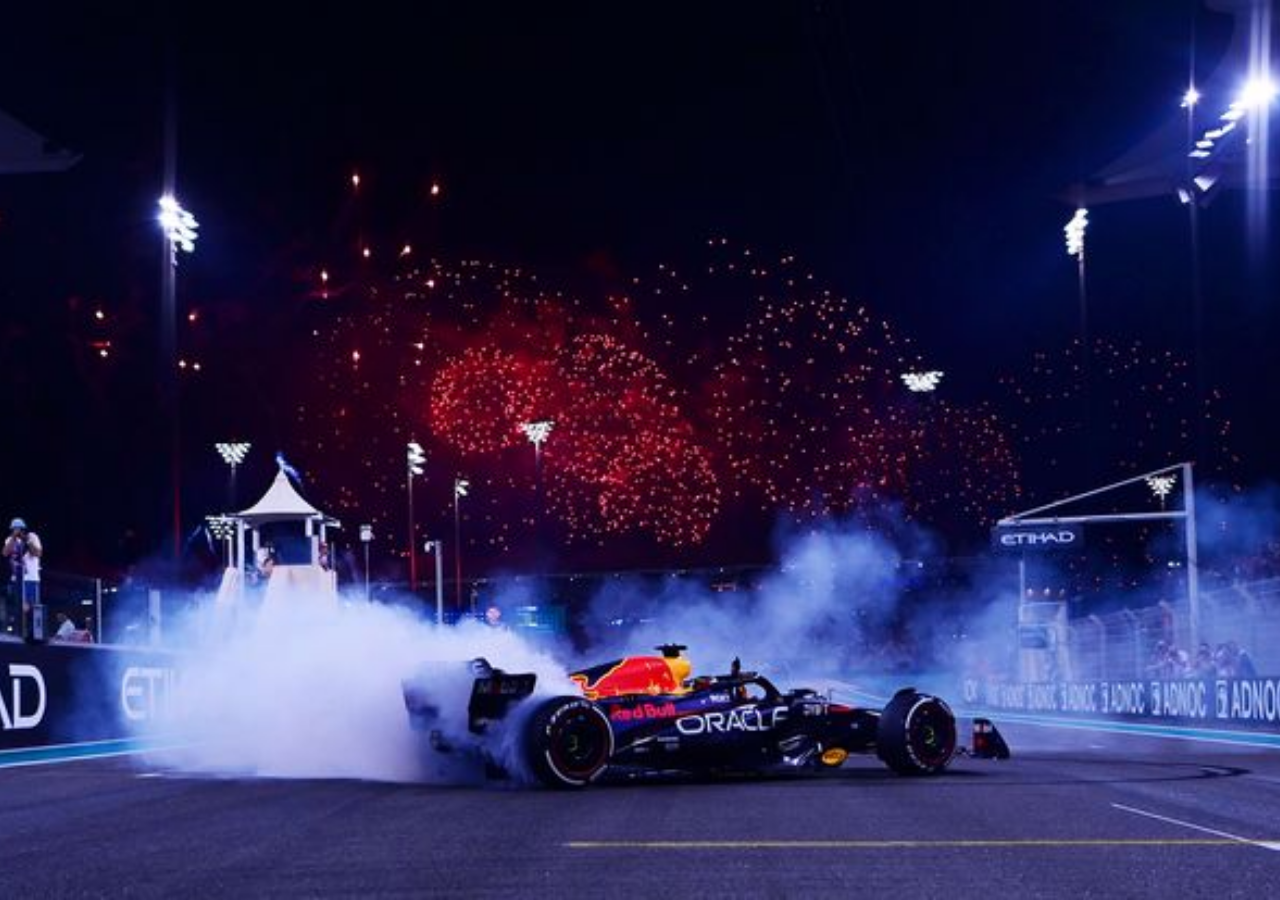
<file: index.html>
<html>
<head>
  <meta charset="UTF-8">
  <title>Login | Oracle Red Bull Racing</title>
  <meta name="viewport" content="width=device-width, initial-scale=1">
  <link href="https://cdn.jsdelivr.net/npm/bootstrap@5.3.0/dist/css/bootstrap.min.css" rel="stylesheet">
  <link rel="stylesheet" href="https://cdn.jsdelivr.net/npm/bootstrap-icons/font/bootstrap-icons.css">
  <style>
    body, html {
      margin: 0;
      padding: 0;
      height: 100%;
      background: url('assets/login.jpeg') center/cover no-repeat;
      font-family: 'Segoe UI', sans-serif;
    }

    .gradient-overlay {
      position: absolute;
      width: 100%;
      height: 100%;
      background: linear-gradient(to right, rgba(0,0,0,0.85), rgba(0,0,0,0.6), rgba(0,0,0,0.2), rgba(0,0,0,0));
      z-index: 1;
    }

    .login-content {
      position: relative;
      z-index: 2;
      color: white;
      padding: 4rem;
      max-width: 500px;
    }

    .login-form input {
      background-color: transparent;
      border: none;
      border-bottom: 1px solid #ccc;
      border-radius: 0;
      color: white;
    }

    .login-form input:focus {
      box-shadow: none;
      border-color: #c50101;
    }

    .login-form input::placeholder {
      color: #aaa;
    }

    .login-btn {
      background-color: #c50101;
      border: none;
</file>
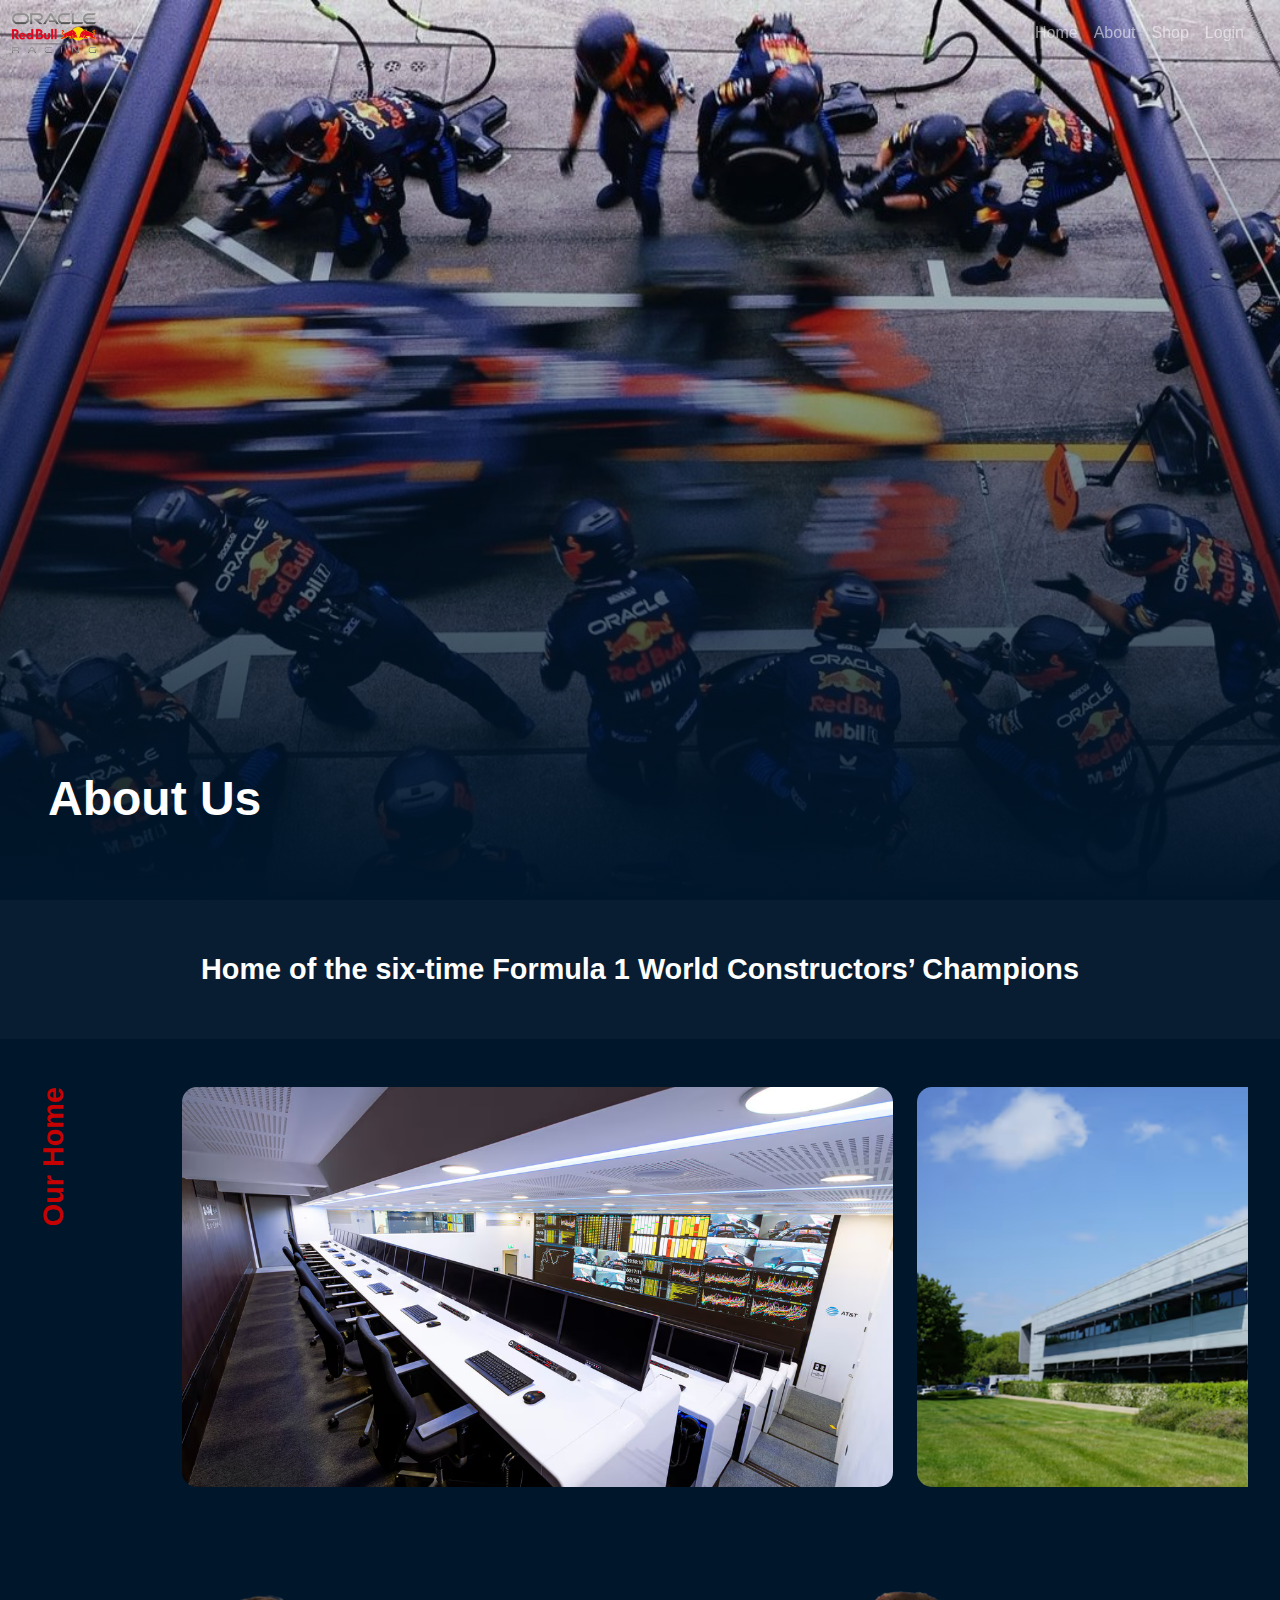
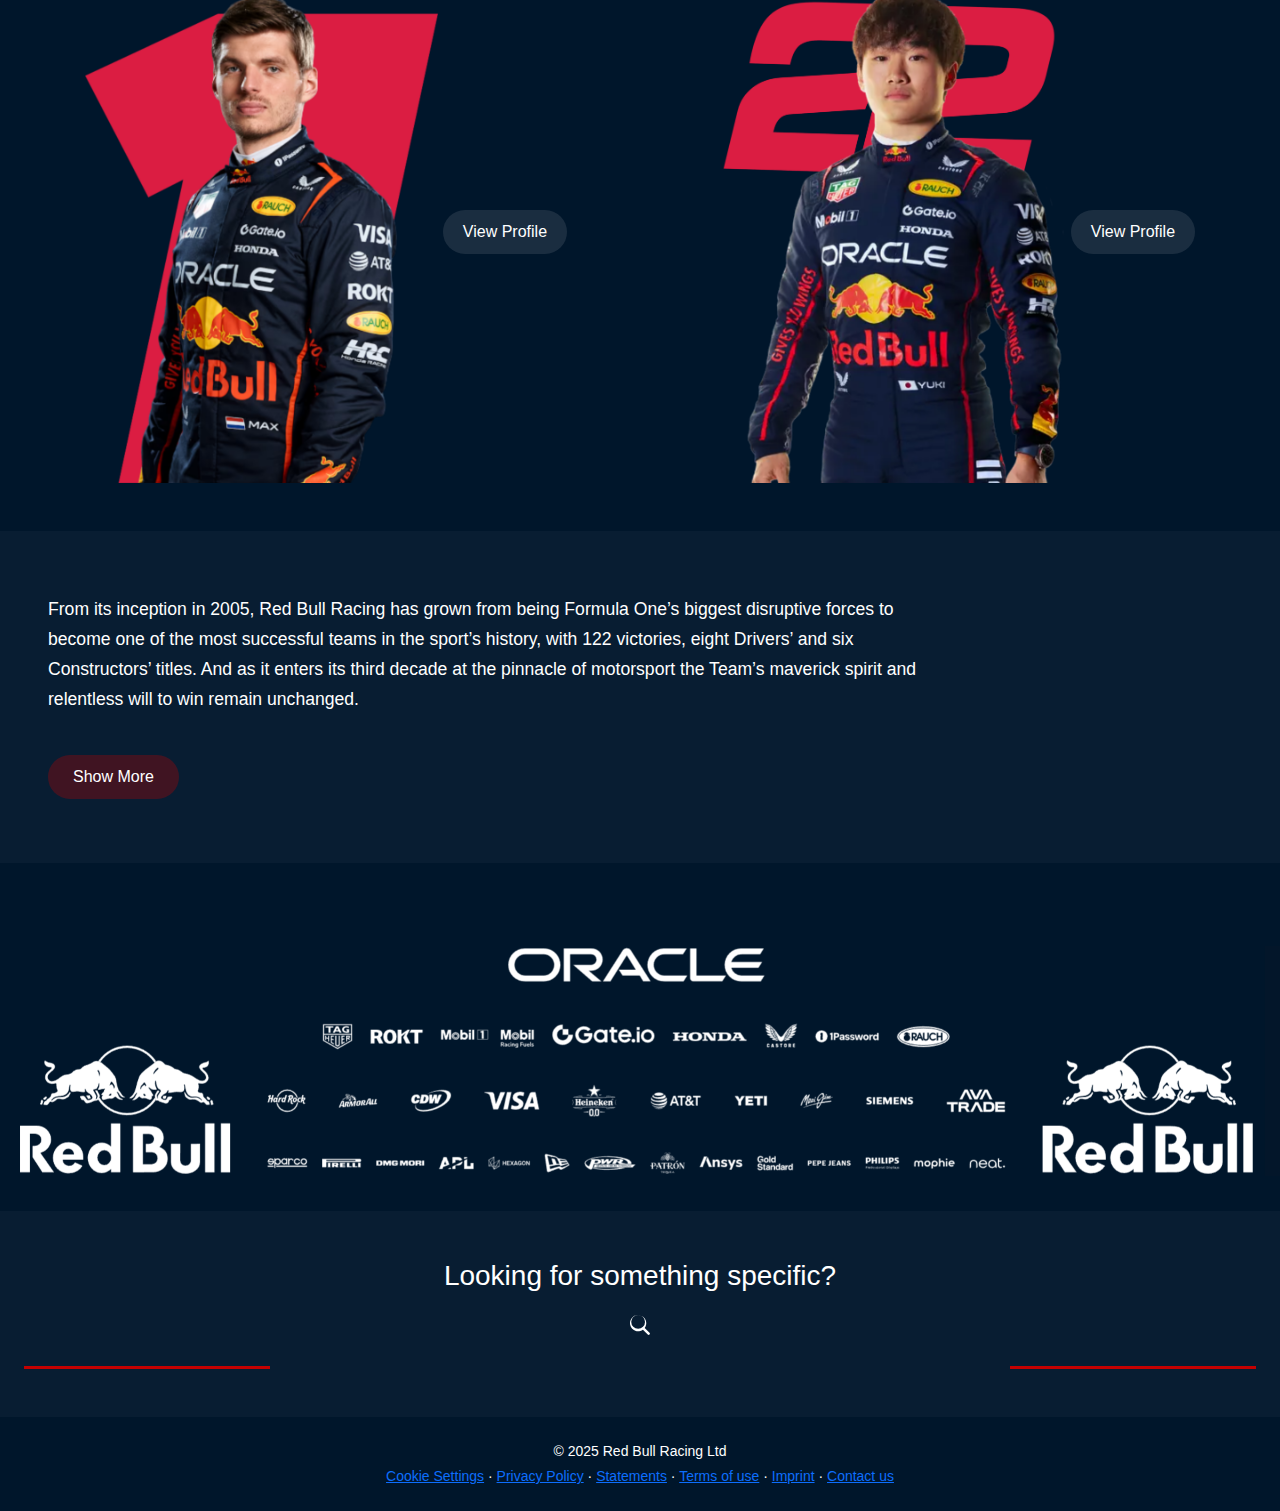
<file: about.html>
<html>
<head>
  <title>About | Oracle Red Bull Racing</title>
  <meta charset="UTF-8" />
  <meta name="viewport" content="width=device-width, initial-scale=1" />
  <link href="https://cdn.jsdelivr.net/npm/bootstrap@5.3.0/dist/css/bootstrap.min.css" rel="stylesheet">
  <style>
    body {
      margin: 0;
      font-family: 'Segoe UI', sans-serif;
      background-color: #00162b;
      color: white;
    }

    /* Navbar styles */
    .navbar.scrolled {
      background-color: rgba(0, 22, 43, 0.4) !important;
      backdrop-filter: blur(10px);
      -webkit-backdrop-filter: blur(10px);
      transition: background-color 0.3s ease;
      box-shadow: 0 2px 10px rgba(0,0,0,0.3);
    }

    /* Header section */
    header.about-header {
      background: linear-gradient(to bottom, rgba(0,0,0,0), #00162b), url('assets/team-header.jpeg') center/cover no-repeat;
      height: 100vh;
      display: flex;
      align-items: flex-end;
      justify-content: flex-start;
      padding: 0 3rem 4rem;
    }

    .hero-text h1 {
      font-size: 3rem;
      font-weight: bold;
    }

    .hero-text p {
      font-size: 1.2rem;
      color: #ccc;
    }

    /* Post-header tagline */
    .post-header-line {
      background-color: #081d32;
      padding: 3rem 2rem;
      text-align: center;
      font-size: 1.8rem;
      font-weight: 600;
    }

    /* Our Home section */
    .home-gallery {
      display: flex;
      align-items: flex-start;
      padding: 3rem 2rem;
      background-color: #00162b;
      gap: 2rem;
    }

    .slanted-label {
      writing-mode: vertical-rl;
      text-orientation: mixed;
      transform: rotate(180deg);
      font-size: 1.8rem;
      font-weight: bold;
      color: #c50101;
      width: 10%;
      text-align: center;
    }

    .image-scroll-container {
      display: flex;
      overflow-x: auto;
      scroll-behavior: smooth;
      width: 90%;
      gap: 1.5rem;
    }

    .image-scroll-container img {
      height: 400px;
      border-radius: 15px;
    }

    /* Bio section */
    .team-bio-section {
      background-color: #081d32;
      padding: 4rem 3rem;
    }

    .team-bio-section h2 {
      font-size: 2.5rem;
      font-weight: 700;
    }

    .team-bio-section p {
      font-size: 1.1rem;
      line-height: 1.7;
      max-width: 900px;
    }

    .read-more-btn {
      background-color: rgba(197, 1, 1, 0.3);
      color: white;
      border: none;
      border-radius: 50px;
      padding: 10px 25px;
      font-weight: 500;
      margin-top: 1.5rem;
      transition: background-color 0.3s ease;
    }

    .read-more-btn:hover {
      background-color: rgba(197, 1, 1, 0.6);
    }

    /* Scrollbar style for gallery */
    ::-webkit-scrollbar {
      height: 8px;
    }
    ::-webkit-scrollbar-track {
      background: transparent;
    }
    ::-webkit-scrollbar-thumb {
      background: #888;
      border-radius: 4px;
    }
  </style>
</head>
<body>

  <!-- Navbar -->
  <nav class="navbar navbar-expand-lg fixed-top navbar-dark bg-transparent" id="mainNavbar">
    <div class="container-fluid">
      <a class="navbar-brand" href="index.html">
        <img src="assets/rbr.png" height="40" alt="RBR Logo">
      </a>
      <button class="navbar-toggler" type="button" data-bs-toggle="collapse" data-bs-target="#navbarNav">
        <span class="navbar-toggler-icon"></span>
      </button>
      <div class="collapse navbar-collapse justify-content-end" id="navbarNav">
        <ul class="navbar-nav me-3">
        <li class="nav-item"><a class="nav-link" href="index.html">Home</a></li>
        <li class="nav-item"><a class="nav-link" href="about.html">About</a></li>
        <li class="nav-item"><a class="nav-link" href="services.html">Shop</a></li>
        <li class="nav-item"><a class="nav-link" href="login.html">Login</a></li>
        </ul>
      </div>
    </div>
  </nav>

  <!-- Header -->
  <header class="about-header text-white">
    <div class="hero-text">
      <h1>About Us</h1>
    </div>
  </header>

  <!-- Post-header line -->
  <div class="post-header-line text-white">
    Home of the six-time Formula 1 World Constructors’ Champions
  </div>

  <!-- Image Scroll Grid: Our Home -->
  <section class="home-gallery">
    <div class="slanted-label">Our Home</div>
    <div class="image-scroll-container">
      <img src="assets/home1.jpg" alt="HQ 1">
      <img src="assets/home2.jpg" alt="HQ 2">
      <img src="assets/home3.jpg" alt="HQ 3">
    </div>
  </section>
  
<section class="container-fluid py-5 px-4" style="background-color: #00162b;">
  <div class="row align-items-center text-white">

    <!-- Max Verstappen -->
    <div class="col-md-6 text-center mb-5 mb-md-0">
      <img src="assets/max-fullbody.png" alt="Max Verstappen" class="img-fluid" style="max-height: 500px;">
      <a href="max-verstappen.html" 
         class="d-inline-block mt-3 text-white text-decoration-none"
         style="background-color: rgba(255,255,255,0.1); border-radius: 50px; padding: 10px 20px; transition: 0.3s;">
        View Profile
      </a>
    </div>

    <!-- Yuki Tsunoda -->
    <div class="col-md-6 text-center">
      <img src="assets/yuki-fullbody.png" alt="Yuki Tsunoda" class="img-fluid" style="max-height: 500px;">
      <a href="yuki-tsunoda.html" 
         class="d-inline-block mt-3 text-white text-decoration-none"
         style="background-color: rgba(255,255,255,0.1); border-radius: 50px; padding: 10px 20px; transition: 0.3s;">
        View Profile
      </a>
    </div>

  </div>
</section>


  <!-- Team Bio Section -->
  <section class="team-bio-section text-white">
    <p>
	From its inception in 2005, Red Bull Racing has grown from being Formula One’s biggest disruptive 
	forces to become one of the most successful teams in the sport’s history, with 122 victories, eight 
	Drivers’ and six Constructors’ titles. And as it enters its third decade at the pinnacle of motorsport 
	the Team’s maverick spirit and relentless will to win remain unchanged.    </p>
    <div class="collapse" id="moreAbout">
        <p>Led by Team Principal and CEO, Christian Horner, the Team arrived in F1 
	with a bang, scoring a double points finish on its track debut and 
	causing a stir off-track with a work hard-play hard mindset that won many friends and admirably ruffled a few feathers.

        <p>But it was the race hard ethos that ensured progress and, with 
	renowned designer Adrian Newey on board, the Team began an 
	upward curve that led to its first victory and first 1-2, at the 2009 
	Chinese Grand Prix, with new recruit Sebastian Vettel leading team-
	mate Mark Webber across the line.</p>

        <p>Five more wins would follow in 2009, but the breakthrough was only a 
	prelude for the dominance to come. In 2010 both Seb and Mark vied 
	for title glory, but it was Seb who took the title in a dramatic final-round 
	showdown to become F1’s youngest champion. The Team also brought 
	home its first Constructors’ title. It sparked a remarkable period of 
	dominance for the Team as it went on to secure three more 
	consecutive double title wins with Seb leading the way throughout.</p>

        <p>However, the introduction of hybrid power in 2014 resulted in a 
	reordering of the grid and a fallow period during which Seb departed. 
	A new generation of talent came through, led by Australia’s Daniel 
	Ricciardo. Two years later the Team welcomed another gifted young 
	racer to the fold in the shape of Max Verstappen and the Dutch driver 
	stunned the paddock by winning his first race with the Team, the 2016 
	Spanish Grand Prix.</p>

        <p>Wins were still sporadic and it wasn’t until the arrival of Honda power in 
	2019 that the stars aligned and at the end of an epic 2021 season Max 
	won his first title at the last round, in Abu Dhabi.</p>

        <p>Regulation change was again in the air and, for 2022, radically different 
	ground effect cars were introduced. The Team made the most of the 
	opportunity, however, and RB18 proved to be the class of the field. 
	Sergio (Checo) Pérez, who had joined in 2021, won in Monaco and 
	Singapore but it was Max’s victories that brought him a second world 
	title and, with Checo, helpedearn Oracle Red Bull Racing its first 
	Constructors’ title win in nine years.</p>

        <p>If RB18 was impressive, its successor made history. The all-conquering 
	RB19 not only took the Team to its sixth Constructors’ title win, and 
	Max’s third on the bounce, it smashed F1 records in every area, 
	completing the most successful season in the sport’s history.</p>

        <p>Max carried that historic form into 2024 and the Dutchman won seven 
	of the first 10 races. Rivals were closing the gap, however, and as the 
	summer unfolded new challengers rose to the top. Max was able to 
	maintain his charge and he claimed a fourth straight Drivers’ title at the 
	Las Vegas Grand Prix, but the Team missed out on the Constructors’ title.</p>
    </div>
    <button class="read-more-btn" data-bs-toggle="collapse" data-bs-target="#moreAbout" aria-expanded="false" aria-controls="moreAbout">
      Show More
    </button>
  </section>

  <script src="https://cdn.jsdelivr.net/npm/bootstrap@5.3.0/dist/js/bootstrap.bundle.min.js"></script>
  <script>
    // Sticky navbar scroll
    window.addEventListener('scroll', function () {
      document.getElementById('mainNavbar').classList.toggle('scrolled', window.scrollY > 10);
    });
  </script>
  
  <footer class="footer-section text-center text-white mt-5">
  <div style="background: url('assets/footer.png') center center / contain no-repeat; height: 300px;"></div>

  <div class="footer-search-section py-5" style="background-color: #081d32;">
    <h3 class="mb-3">Looking for something specific?</h3>
    <button class="btn search-btn">
      <svg xmlns="http://www.w3.org/2000/svg" width="20" height="20" fill="white" class="bi bi-search" viewBox="0 0 16 16">
        <path
          d="M11.742 10.344a6.5 6.5 0 1 0-1.397 1.398h-.001l3.85 3.85a1 1 0 0 0 1.415-1.414l-3.85-3.85zm-5.242.656a5.5 5.5 0 1 1 0-11 5.5 5.5 0 0 1 0 11z" />
      </svg>
    </button>
    <div class="decor-lines d-flex justify-content-between align-items-center mt-4 px-4">
      <div class="line" style="height: 3px; background-color: #c50101; width: 20%;"></div>
      <div class="line" style="height: 3px; background-color: #c50101; width: 20%;"></div>
    </div>
  </div>

  <div class="footer-bottom py-4" style="background-color: #00162b; font-size: 0.875rem;">
    <p class="mb-1">© 2025 Red Bull Racing Ltd</p>
    <p class="mb-0">
      <a href="#" class="footer-link">Cookie Settings</a> ·
      <a href="#" class="footer-link">Privacy Policy</a> ·
      <a href="#" class="footer-link">Statements</a> ·
      <a href="#" class="footer-link">Terms of use</a> ·
      <a href="#" class="footer-link">Imprint</a> ·
      <a href="#" class="footer-link">Contact us</a>
    </p>
  </div>
</footer>
</body>
</html>
</file>
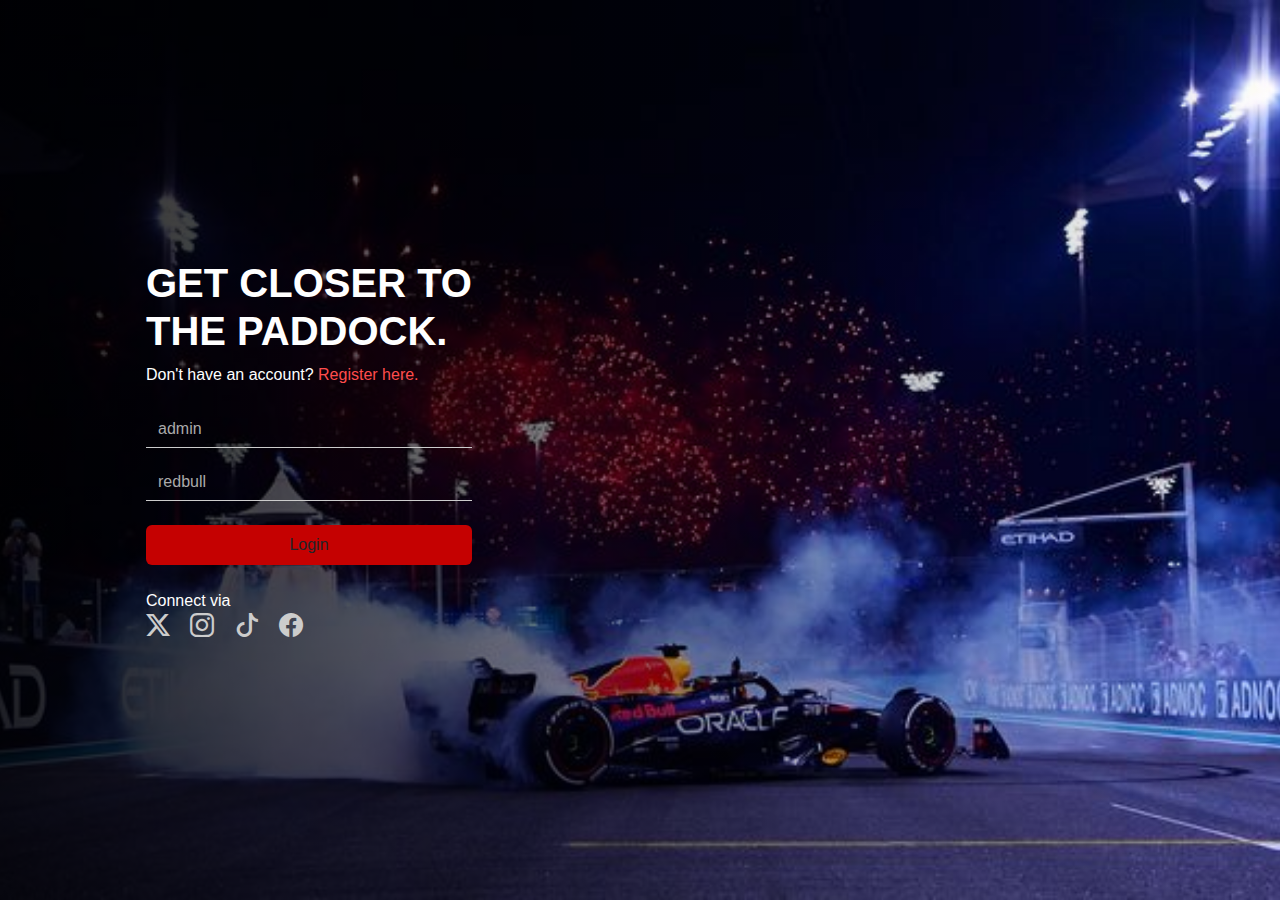
<file: home.html>
<html>
<head>
  <meta charset="UTF-8">
  <title>Login | Oracle Red Bull Racing</title>
  <meta name="viewport" content="width=device-width, initial-scale=1">
  <link href="https://cdn.jsdelivr.net/npm/bootstrap@5.3.0/dist/css/bootstrap.min.css" rel="stylesheet">
  <link rel="stylesheet" href="https://cdn.jsdelivr.net/npm/bootstrap-icons/font/bootstrap-icons.css">
  <style>
    body, html {
      margin: 0;
      padding: 0;
      height: 100%;
      background: url('assets/login.jpeg') center/cover no-repeat;
      font-family: 'Segoe UI', sans-serif;
    }

    .gradient-overlay {
      position: absolute;
      width: 100%;
      height: 100%;
      background: linear-gradient(to right, rgba(0,0,0,0.85), rgba(0,0,0,0.6), rgba(0,0,0,0.2), rgba(0,0,0,0));
      z-index: 1;
    }

    .login-content {
      position: relative;
      z-index: 2;
      color: white;
      padding: 4rem;
      max-width: 500px;
    }

    .login-form input {
      background-color: transparent;
      border: none;
      border-bottom: 1px solid #ccc;
      border-radius: 0;
      color: white;
    }

    .login-form input:focus {
      box-shadow: none;
      border-color: #c50101;
    }

    .login-form input::placeholder {
      color: #aaa;
    }

    .login-btn {
      background-color: #c50101;
      border: none;
    }

    .login-btn:hover {
      background-color: #a40000;
    }

    .social-icons i {
      font-size: 1.5rem;
      margin-right: 1rem;
      color: #ccc;
    }

    .social-icons i:hover {
      color: #fff;
    }

    a.register-link {
      color: #ff4d4d;
      text-decoration: none;
    }

    a.register-link:hover {
      text-decoration: underline;
    }

    @media (max-width: 768px) {
      .login-content {
        padding: 2rem;
      }
    }
  </style>
</head>
<body>

<div class="gradient-overlay"></div>

<div class="container h-100 d-flex align-items-center">
  <div class="login-content">
    <h1 class="fw-bold">GET CLOSER TO<br>THE PADDOCK.</h1>
    <p class="mt-2">Don't have an account? <a href="#" class="register-link">Register here.</a></p>
    <form class="login-form mt-4" onsubmit="return validateLogin()">
      <div class="mb-3">
        <label for="username" class="form-label visually-hidden">Email</label>
        <input type="text" id="username" class="form-control" placeholder="admin" required>
      </div>
      <div class="mb-4">
        <label for="password" class="form-label visually-hidden">Password</label>
        <input type="password" id="password" class="form-control" placeholder="redbull" required>
      </div>
      <button type="submit" class="btn login-btn w-100 py-2">Login</button>
    </form>
    <div class="social-icons mt-4">
      <span>Connect via</span><br>
	<a href="https://twitter.com/redbullracing" target="_blank" rel="noopener"><i class="bi bi-twitter-x"></i></a>
	<a href="https://www.instagram.com/redbullracing/" target="_blank" rel="noopener"><i class="bi bi-instagram"></i></a>
	<a href="https://www.tiktok.com/@redbullracing" target="_blank" rel="noopener"><i class="bi bi-tiktok"></i></a>
	<a href="https://www.facebook.com/RedBullRacing/" target="_blank" rel="noopener"><i class="bi bi-facebook"></i></a>

    </div>
  </div>
</div>

<script>
  function validateLogin() {
    const username = document.getElementById("username").value.trim();
    const password = document.getElementById("password").value.trim();

    if (username === "admin" && password === "redbull") {
      window.location.href = "home.html";
      return false;
    } else {
      alert("Incorrect username or password.");
      return false;
    }
  }
</script>

</body>
</html>
</file>
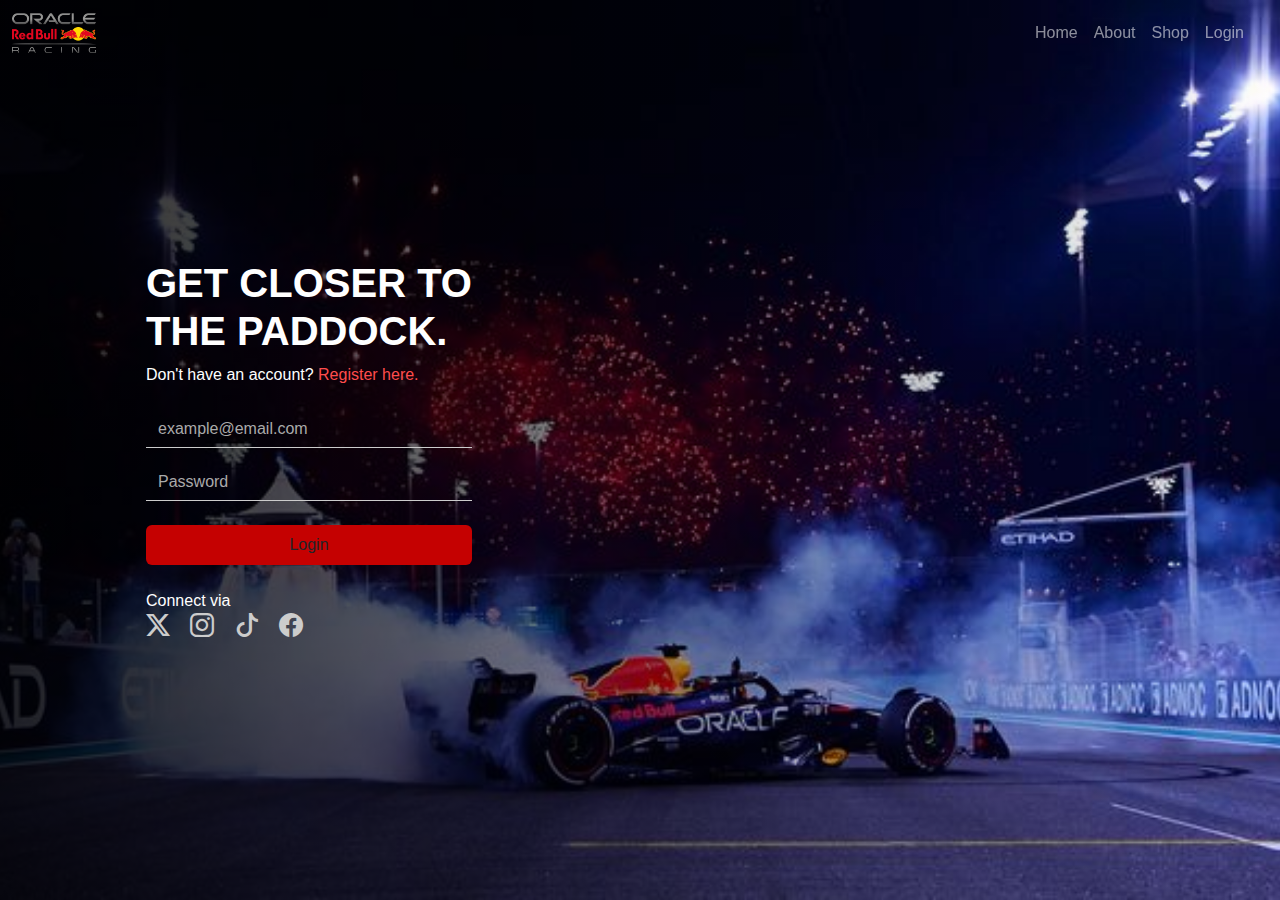
<file: login.html>
<html>
<head>
  <meta charset="UTF-8">
  <title>Login | Oracle Red Bull Racing</title>
  <meta name="viewport" content="width=device-width, initial-scale=1">
  <link href="https://cdn.jsdelivr.net/npm/bootstrap@5.3.0/dist/css/bootstrap.min.css" rel="stylesheet">
  <link rel="stylesheet" href="https://cdn.jsdelivr.net/npm/bootstrap-icons/font/bootstrap-icons.css">
  <style>
    body, html {
      margin: 0;
      padding: 0;
      height: 100%;
      background: url('assets/login.jpeg') center/cover no-repeat;
      font-family: 'Segoe UI', sans-serif;
    }

    .gradient-overlay {
      position: absolute;
      width: 100%;
      height: 100%;
      background: linear-gradient(to right, rgba(0,0,0,0.85), rgba(0,0,0,0.6), rgba(0,0,0,0.2), rgba(0,0,0,0));
      z-index: 1;
    }

    .login-content {
      position: relative;
      z-index: 2;
      color: white;
      padding: 4rem;
      max-width: 500px;
    }

    .login-form input {
      background-color: transparent;
      border: none;
      border-bottom: 1px solid #ccc;
      border-radius: 0;
      color: white;
    }

    .login-form input:focus {
      box-shadow: none;
      border-color: #c50101;
    }

    .login-form input::placeholder {
      color: #aaa;
    }

    .login-btn {
      background-color: #c50101;
      border: none;
    }

    .login-btn:hover {
      background-color: #a40000;
    }

    .social-icons i {
      font-size: 1.5rem;
      margin-right: 1rem;
      color: #ccc;
    }

    .social-icons i:hover {
      color: #fff;
    }

    a.register-link {
      color: #ff4d4d;
      text-decoration: none;
    }

    a.register-link:hover {
      text-decoration: underline;
    }

    @media (max-width: 768px) {
      .login-content {
        padding: 2rem;
      }
    }
  </style>
</head>
<body>

<nav class="navbar navbar-expand-lg fixed-top navbar-dark bg-transparent" id="mainNavbar">
  <div class="container-fluid">
    <a class="navbar-brand" href="#">
      <img src="assets/rbr.png" height="40" alt="RBR Logo">
    </a>
    <button class="navbar-toggler" type="button" data-bs-toggle="collapse" data-bs-target="#navbarNav">
      <span class="navbar-toggler-icon"></span>
    </button>
    <div class="collapse navbar-collapse justify-content-end" id="navbarNav">
      <ul class="navbar-nav me-3">
        <li class="nav-item"><a class="nav-link" href="index.html">Home</a></li>
        <li class="nav-item"><a class="nav-link" href="about.html">About</a></li>
        <li class="nav-item"><a class="nav-link" href="services.html">Shop</a></li>
        <li class="nav-item"><a class="nav-link" href="login.html">Login</a></li>
      </ul>
    </div>
  </div>
</nav>

<div class="gradient-overlay"></div>

<div class="container h-100 d-flex align-items-center">
  <div class="login-content">
    <h1 class="fw-bold">GET CLOSER TO<br>THE PADDOCK.</h1>
    <p class="mt-2">Don't have an account? <a href="#" class="register-link">Register here.</a></p>
    <form class="login-form mt-4" onsubmit="return validateLogin()">
      <div class="mb-3">
        <label for="username" class="form-label visually-hidden">Email</label>
        <input type="text" id="username" class="form-control" placeholder="example@email.com" required>
      </div>
      <div class="mb-4">
        <label for="password" class="form-label visually-hidden">Password</label>
        <input type="password" id="password" class="form-control" placeholder="Password" required>
      </div>
      <button type="submit" class="btn login-btn w-100 py-2">Login</button>
    </form>
    <div class="social-icons mt-4">
      <span>Connect via</span><br>
      <i class="bi bi-twitter-x"></i>
      <i class="bi bi-instagram"></i>
      <i class="bi bi-tiktok"></i>
      <i class="bi bi-facebook"></i>
    </div>
  </div>
</div>

<script>
  function validateLogin() {
    const username = document.getElementById("username").value.trim();
    const password = document.getElementById("password").value.trim();

    if (username === "admin" && password === "redbull") {
      window.location.href = "index.html";
      return false;
    } else {
      alert("Incorrect username or password.");
      return false;
    }
  }
</script>

</body>
</html>
</file>
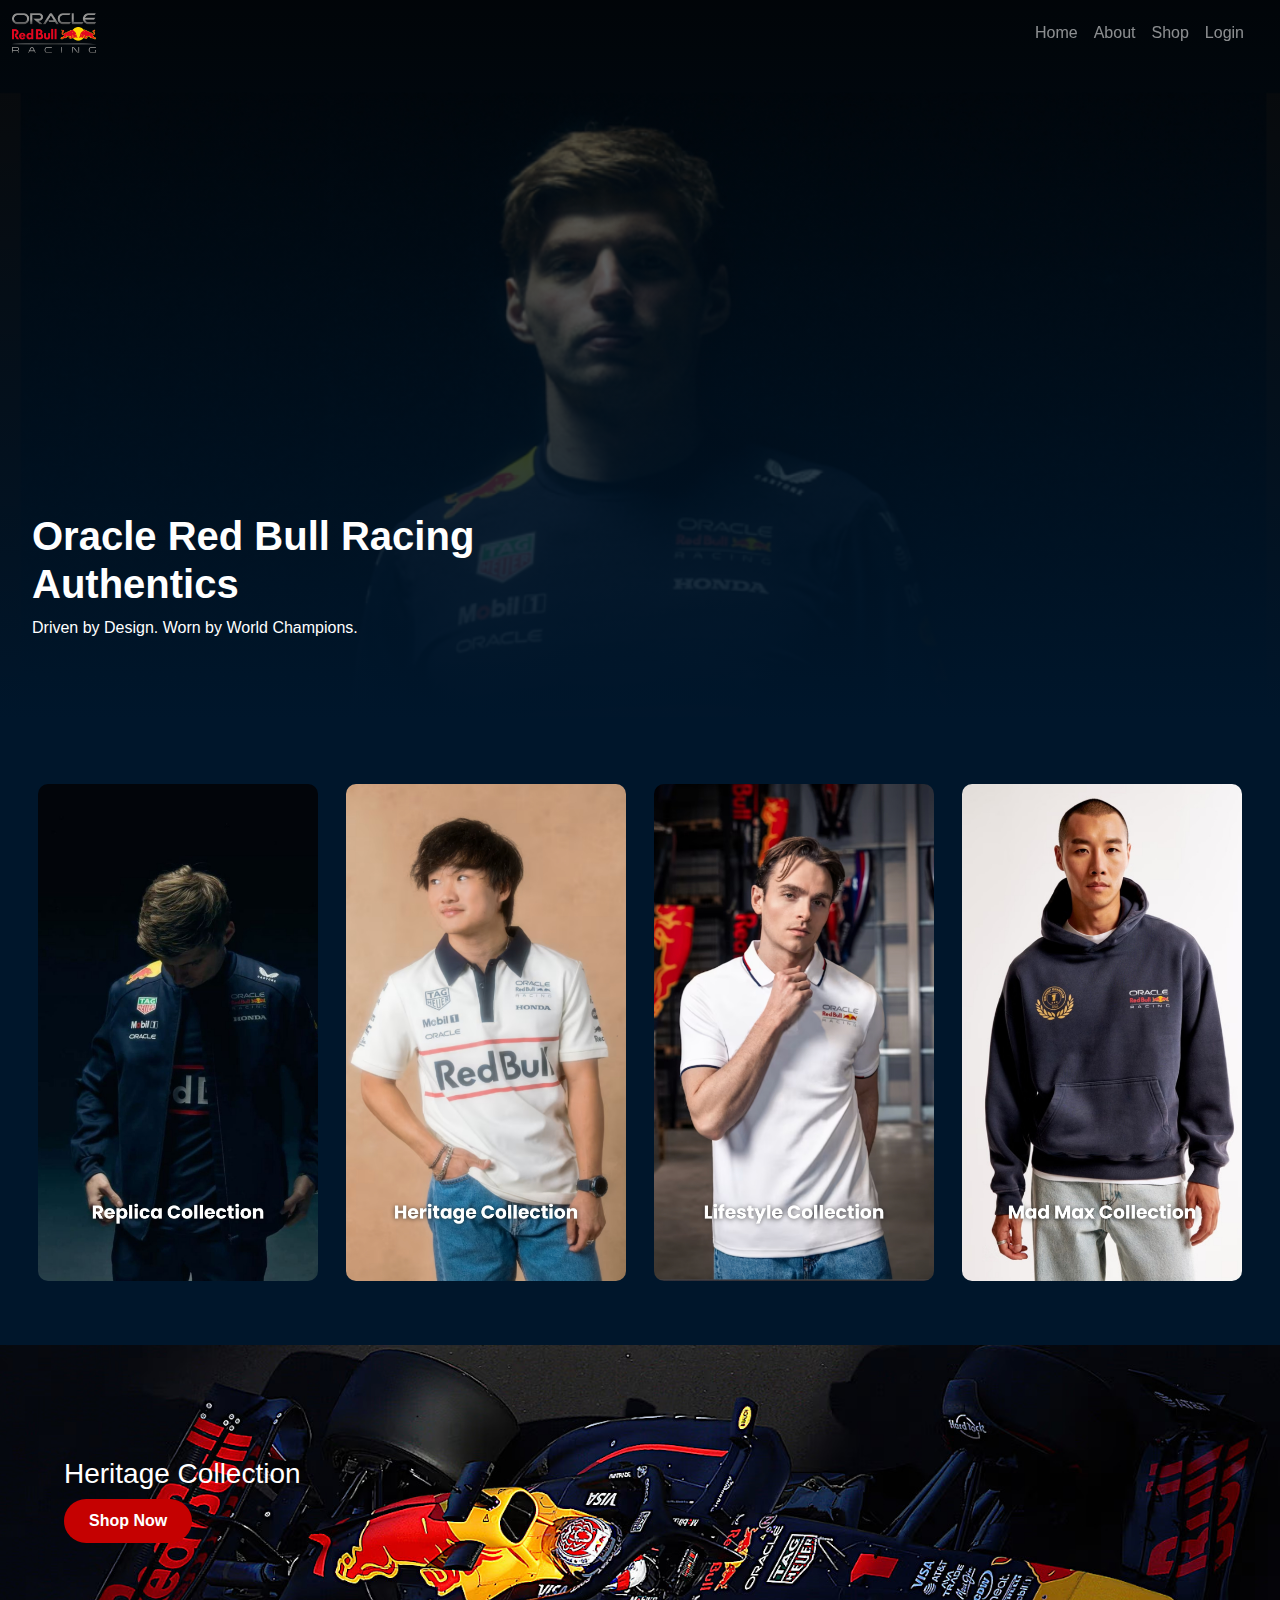
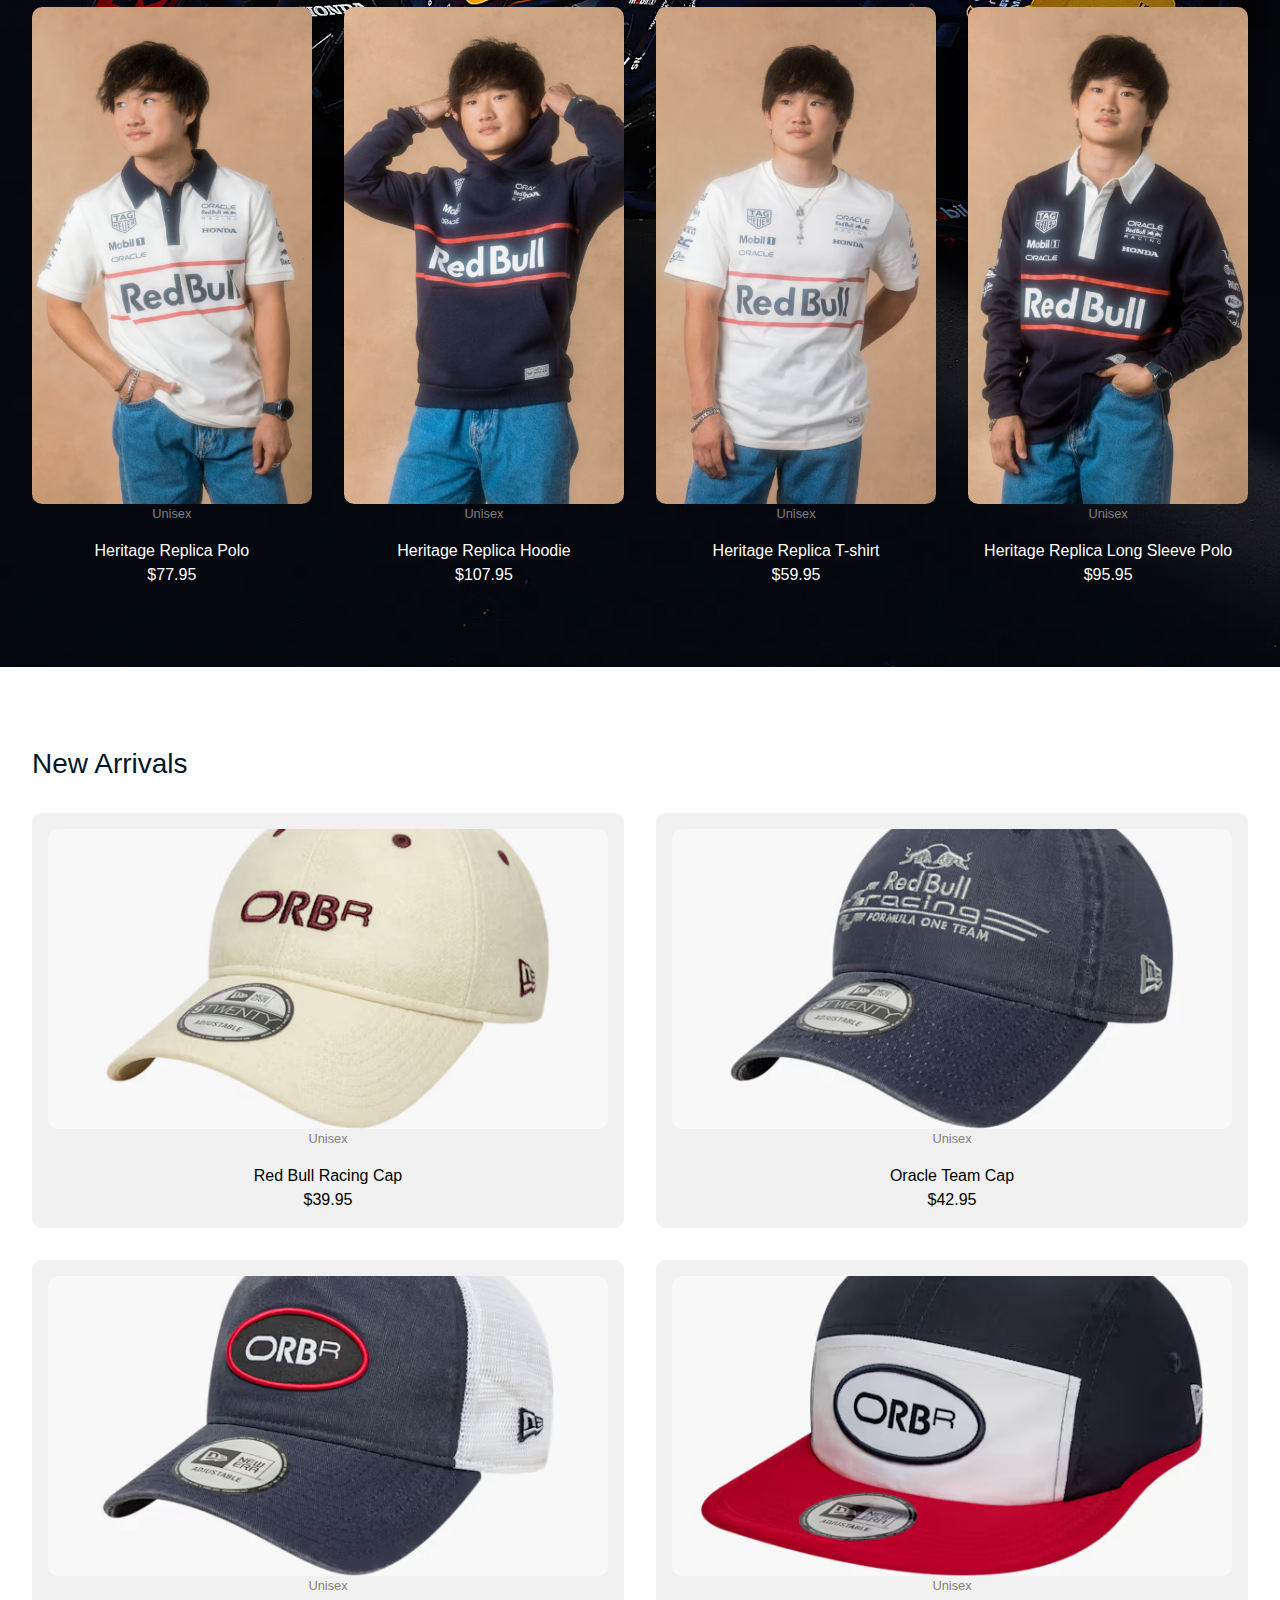
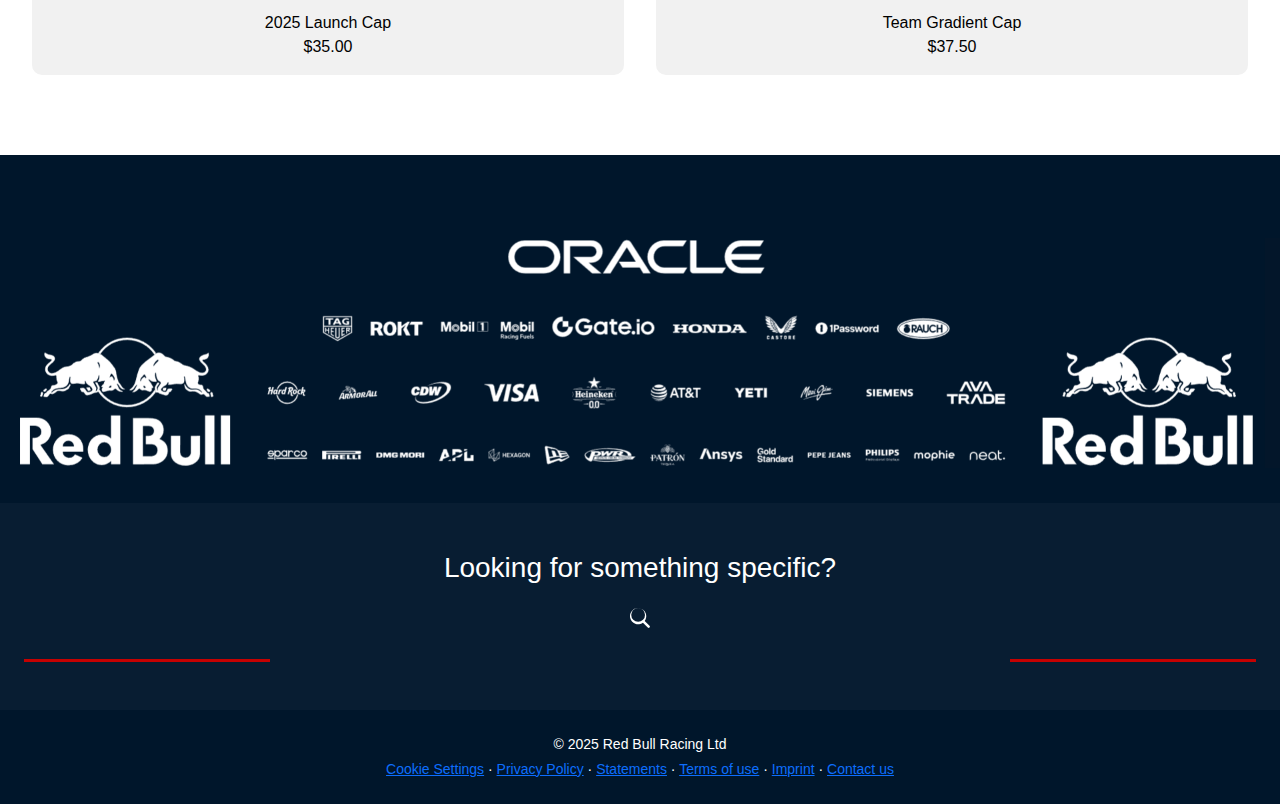
<file: services.html>
<html>
<head>
  <meta charset="UTF-8">
  <title>Services | Oracle Red Bull Racing</title>
  <meta name="viewport" content="width=device-width, initial-scale=1">
  <link href="https://cdn.jsdelivr.net/npm/bootstrap@5.3.0/dist/css/bootstrap.min.css" rel="stylesheet">
  <style>
    body {
      background-color: #00162b;
      color: white;
      font-family: 'Segoe UI', sans-serif;
      margin: 0;
      padding: 0;
    }

    .navbar.scrolled {
      background-color: rgba(0, 22, 43, 0.4) !important;
      backdrop-filter: blur(10px);
      transition: background-color 0.3s ease;
    }

    .section-title {
      font-size: 2.5rem;
      font-weight: 600;
    }

    .header {
      background: linear-gradient(to bottom, rgba(0,0,0,0.4), #00162b), url('assets/shop-header.jpg') center/cover no-repeat;
      height: 80vh;
      display: flex;
      align-items: flex-end;
      padding: 0 2rem 4rem;
    }

    .header .content {
      max-width: 600px;
    }

    .post-header-grid {
      padding: 4rem 2rem;
      display: flex;
      justify-content: space-around;
      flex-wrap: wrap;
      gap: 1rem;
    }

    .post-header-grid img {
      width: 23%;
      height: auto;
      object-fit: cover;
      border-radius: 10px;
    }

    .heritage-section {
      background: url('assets/heritage-bg.jpg') center/cover no-repeat;
      padding: 5rem 2rem;
      position: relative;
    }

    .heritage-overlay {
      padding: 2rem;
      border-radius: 10px;
      display: inline-block;
      margin-bottom: 2rem;
    }

    .heritage-grid {
      display: flex;
      justify-content: space-between;
      flex-wrap: wrap;
      gap: 2rem;
    }

    .heritage-grid .item {
      width: 23%;
      text-align: center;
    }

    .heritage-grid .item img {
      width: 100%;
      height: auto;
      border-radius: 10px;
    }

    .heritage-grid .sex {
      font-size: 0.8rem;
      color: gray;
    }

    .heritage-grid .name, .heritage-grid .price {
      color: white;
      margin: 0;
    }

    .new-arrivals {
      background-color: white;
      color: black;
      padding: 5rem 2rem;
    }

    .new-arrivals h3 {
      color: #00162b;
      margin-bottom: 2rem;
    }

    .cap-grid {
      display: grid;
      grid-template-columns: repeat(2, 1fr);
      gap: 2rem;
    }

    .cap-carousel {
      background-color: #f1f1f1;
      border-radius: 10px;
      padding: 1rem;
      text-align: center;
    }

    .cap-carousel .carousel-inner img {
      width: 100%;
      height: 300px;
      object-fit: cover;
      border-radius: 10px;
    }

    .cap-carousel .sex {
      font-size: 0.8rem;
      color: gray;
    }

    .cap-carousel .name, .cap-carousel .price {
      margin: 0;
    }

    .btn-shop {
      background-color: #c50101;
      color: white;
      padding: 10px 25px;
      border: none;
      border-radius: 50px;
      font-weight: 600;
    }

    .btn-shop:hover {
      background-color: #a40000;
    }

    @media (max-width: 768px) {
      .heritage-grid .item,
      .post-header-grid img {
        width: 48%;
      }

      .cap-grid {
        grid-template-columns: 1fr;
      }
    }
  </style>
</head>
<body>

<nav class="navbar navbar-expand-lg fixed-top navbar-dark bg-transparent" id="mainNavbar">
  <div class="container-fluid">
    <a class="navbar-brand" href="#">
      <img src="assets/rbr.png" height="40" alt="RBR Logo">
    </a>
    <button class="navbar-toggler" type="button" data-bs-toggle="collapse" data-bs-target="#navbarNav">
      <span class="navbar-toggler-icon"></span>
    </button>
    <div class="collapse navbar-collapse justify-content-end" id="navbarNav">
      <ul class="navbar-nav me-3">
        <li class="nav-item"><a class="nav-link" href="index.html">Home</a></li>
        <li class="nav-item"><a class="nav-link" href="about.html">About</a></li>
        <li class="nav-item"><a class="nav-link" href="services.html">Shop</a></li>
        <li class="nav-item"><a class="nav-link" href="login.html">Login</a></li>
      </ul>
    </div>
  </div>
</nav>

<!-- HEADER -->
<header class="header">
  <div class="content">
    <h1 class="section-title">Oracle Red Bull Racing Authentics</h1>
        <p>Driven by Design. Worn by World Champions.</p>
  </div>
</header>

<!-- POST-HEADER GRID -->
<section class="post-header-grid">
  <img src="assets/h1.jpg" alt="Shirt 1">
  <img src="assets/h2.jpg" alt="Shirt 2">
  <img src="assets/h3.jpg" alt="Shirt 3">
  <img src="assets/h4.jpg" alt="Shirt 4">
</section>

<!-- heritage COLLECTION -->
<section class="heritage-section text-white">
  <div class="heritage-overlay">
    <h3>Heritage Collection</h3>
    <button class="btn btn-shop">Shop Now</button>
  </div>

  <div class="heritage-grid">
    <div class="item">
      <img src="assets/shirt1.jpg" alt="Shirt 1">
      <p class="sex">Unisex</p>
      <p class="name">Heritage Replica Polo</p>
      <p class="price">$77.95</p>
    </div>
    <div class="item">
      <img src="assets/shirt2.jpg" alt="Shirt 2">
      <p class="sex">Unisex</p>
      <p class="name">Heritage Replica Hoodie</p>
      <p class="price">$107.95</p>
    </div>
    <div class="item">
      <img src="assets/shirt3.jpg" alt="Shirt 3">
      <p class="sex">Unisex</p>
      <p class="name">Heritage Replica T-shirt</p>
      <p class="price">$59.95</p>
    </div>
    <div class="item">
      <img src="assets/shirt4.jpg" alt="Shirt 4">
      <p class="sex">Unisex</p>
      <p class="name">Heritage Replica Long Sleeve Polo</p>
      <p class="price">$95.95</p>
    </div>
  </div>
</section>

<!-- NEW ARRIVALS -->
<section class="new-arrivals">
  <h3>New Arrivals</h3>
  <div class="cap-grid">
    <!-- Cap 1 -->
    <div class="cap-carousel">
      <div id="cap1" class="carousel slide" data-bs-ride="carousel">
        <div class="carousel-inner">
          <div class="carousel-item active"><img src="assets/cap1.jpg" class="d-block w-100" alt="Cap 1"></div>
          <div class="carousel-item"><img src="assets/cap2.jpg" class="d-block w-100" alt="Cap 1 alt"></div>
        </div>
      </div>
      <p class="sex">Unisex</p>
      <p class="name">Red Bull Racing Cap</p>
      <p class="price">$39.95</p>
    </div>

    <!-- Cap 2 -->
    <div class="cap-carousel">
      <div id="cap2" class="carousel slide" data-bs-ride="carousel">
        <div class="carousel-inner">
          <div class="carousel-item active"><img src="assets/cap3.jpg" class="d-block w-100" alt="Cap 2"></div>
          <div class="carousel-item"><img src="assets/cap4.jpg" class="d-block w-100" alt="Cap 2 alt"></div>
        </div>
      </div>
      <p class="sex">Unisex</p>
      <p class="name">Oracle Team Cap</p>
      <p class="price">$42.95</p>
    </div>

    <!-- Cap 3 -->
    <div class="cap-carousel">
      <div id="cap3" class="carousel slide" data-bs-ride="carousel">
        <div class="carousel-inner">
          <div class="carousel-item active"><img src="assets/cap5.jpg" class="d-block w-100" alt="Cap 3"></div>
          <div class="carousel-item"><img src="assets/cap6.jpg" class="d-block w-100" alt="Cap 3 alt"></div>
        </div>
      </div>
      <p class="sex">Unisex</p>
      <p class="name">2025 Launch Cap</p>
      <p class="price">$35.00</p>
    </div>

    <!-- Cap 4 -->
    <div class="cap-carousel">
      <div id="cap4" class="carousel slide" data-bs-ride="carousel">
        <div class="carousel-inner">
          <div class="carousel-item active"><img src="assets/cap7.jpg" class="d-block w-100" alt="Cap 4"></div>
          <div class="carousel-item"><img src="assets/cap8.jpg" class="d-block w-100" alt="Cap 4 alt"></div>
        </div>
      </div>
      <p class="sex">Unisex</p>
      <p class="name">Team Gradient Cap</p>
      <p class="price">$37.50</p>
    </div>

    <!-- Cap 5–8: Repeat any caps or add more -->
    <!-- Duplicate the structure above or let me know if you want 4 new caps -->
  </div>
</section>

<script src="https://cdn.jsdelivr.net/npm/bootstrap@5.3.0/dist/js/bootstrap.bundle.min.js"></script>
<script>
  window.addEventListener('scroll', function () {
    document.getElementById('mainNavbar').classList.toggle('scrolled', window.scrollY > 10);
  });
</script>

<footer class="footer-section text-center text-white mt-5">
  <div style="background: url('assets/footer.png') center center / contain no-repeat; height: 300px;"></div>

  <div class="footer-search-section py-5" style="background-color: #081d32;">
    <h3 class="mb-3">Looking for something specific?</h3>
    <button class="btn search-btn">
      <svg xmlns="http://www.w3.org/2000/svg" width="20" height="20" fill="white" class="bi bi-search" viewBox="0 0 16 16">
        <path
          d="M11.742 10.344a6.5 6.5 0 1 0-1.397 1.398h-.001l3.85 3.85a1 1 0 0 0 1.415-1.414l-3.85-3.85zm-5.242.656a5.5 5.5 0 1 1 0-11 5.5 5.5 0 0 1 0 11z" />
      </svg>
    </button>
    <div class="decor-lines d-flex justify-content-between align-items-center mt-4 px-4">
      <div class="line" style="height: 3px; background-color: #c50101; width: 20%;"></div>
      <div class="line" style="height: 3px; background-color: #c50101; width: 20%;"></div>
    </div>
  </div>

  <div class="footer-bottom py-4" style="background-color: #00162b; font-size: 0.875rem;">
    <p class="mb-1">© 2025 Red Bull Racing Ltd</p>
    <p class="mb-0">
      <a href="#" class="footer-link">Cookie Settings</a> ·
      <a href="#" class="footer-link">Privacy Policy</a> ·
      <a href="#" class="footer-link">Statements</a> ·
      <a href="#" class="footer-link">Terms of use</a> ·
      <a href="#" class="footer-link">Imprint</a> ·
      <a href="#" class="footer-link">Contact us</a>
    </p>
  </div>
</footer>

</body>
</html>
</file>
